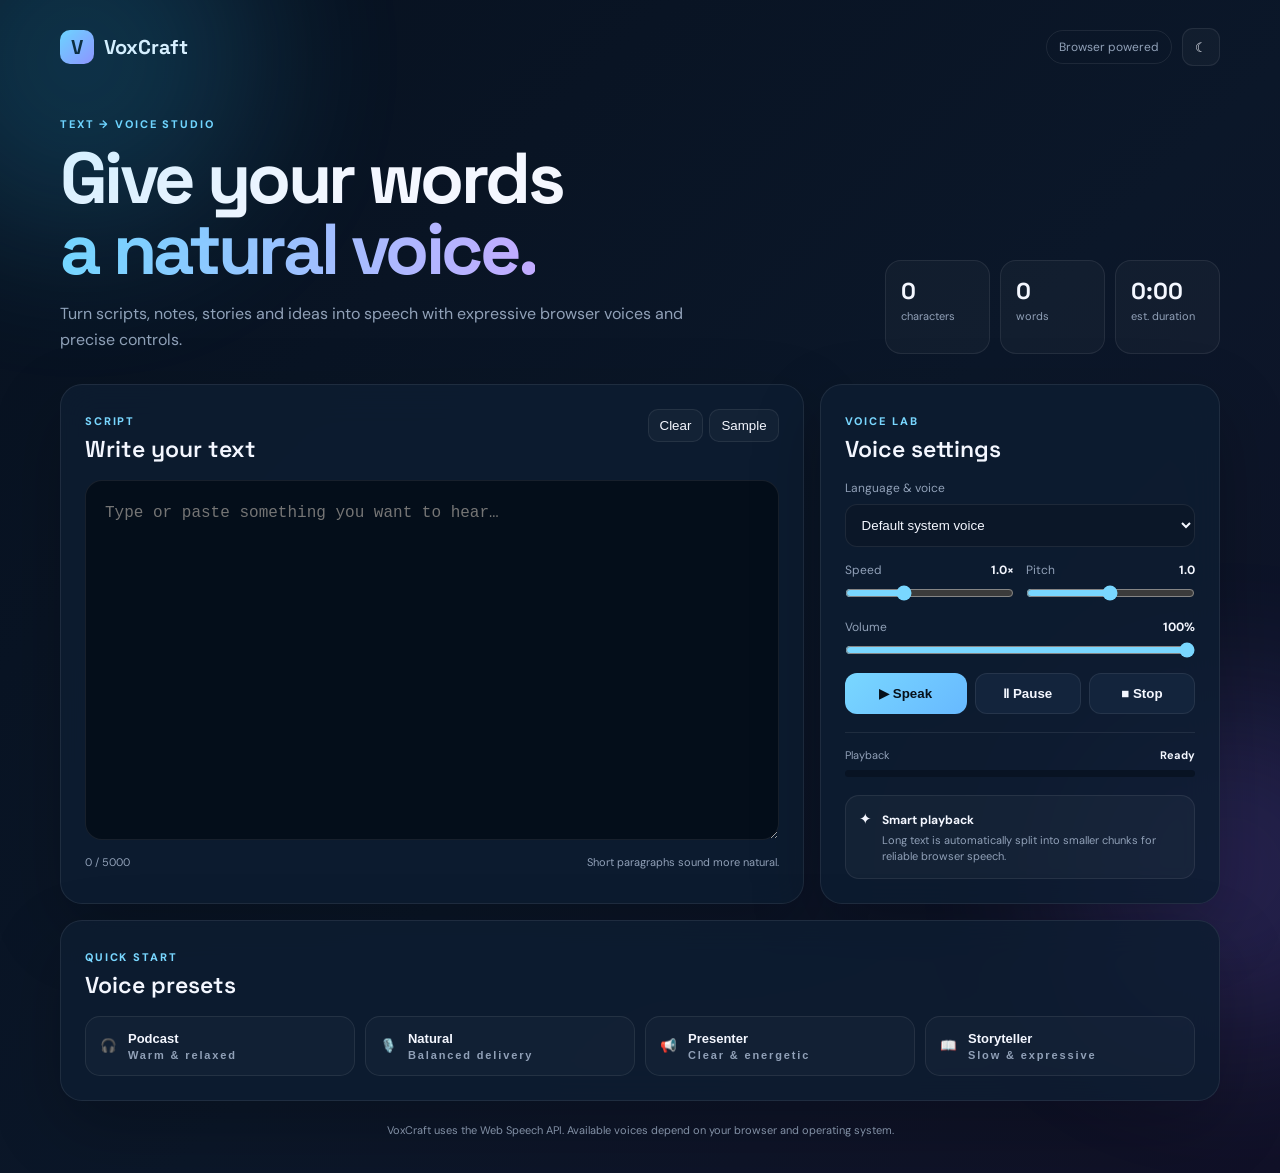
<file: index.html>
<!DOCTYPE html>
<html lang="en"><head><meta charset="UTF-8"><meta name="viewport" content="width=device-width,initial-scale=1">
<meta name="description" content="VoxCraft advanced text to voice studio"><title>VoxCraft — Text to Voice Studio</title>
<link rel="preconnect" href="https://fonts.googleapis.com"><link rel="preconnect" href="https://fonts.gstatic.com" crossorigin>
<link href="https://fonts.googleapis.com/css2?family=DM+Sans:wght@400;500;600;700&family=Space+Grotesk:wght@500;600;700&display=swap" rel="stylesheet">
<link rel="stylesheet" href="style.css"></head>
<body><div class="orb one"></div><div class="orb two"></div><div class="app">
<header><a class="brand" href="#"><i>V</i>VoxCraft</a><div class="actions"><span>Browser powered</span><button id="theme">☾</button></div></header>
<section class="hero"><div><small>TEXT → VOICE STUDIO</small><h1>Give your words<br><em>a natural voice.</em></h1><p>Turn scripts, notes, stories and ideas into speech with expressive browser voices and precise controls.</p></div>
<div class="stats"><div><b id="chars">0</b><label>characters</label></div><div><b id="words">0</b><label>words</label></div><div><b id="duration">0:00</b><label>est. duration</label></div></div></section>
<main>
<section class="card editor"><div class="head"><div><small>SCRIPT</small><h2>Write your text</h2></div><div><button id="clear">Clear</button><button id="sample">Sample</button></div></div>
<textarea id="text" maxlength="5000" placeholder="Type or paste something you want to hear…"></textarea><div class="meta"><span id="count">0 / 5000</span><span>Short paragraphs sound more natural.</span></div></section>
<aside class="card controls"><div class="head"><div><small>VOICE LAB</small><h2>Voice settings</h2></div></div>
<label>Language & voice<select id="voice"><option>Loading voices…</option></select></label>
<div class="grid"><label>Speed <b id="rateV">1.0×</b><input id="rate" type="range" min=".5" max="2" step=".1" value="1"></label>
<label>Pitch <b id="pitchV">1.0</b><input id="pitch" type="range" min=".5" max="1.5" step=".1" value="1"></label>
<label class="wide">Volume <b id="volV">100%</b><input id="vol" type="range" min="0" max="1" step=".05" value="1"></label></div>
<div class="buttons"><button id="speak" class="primary">▶ Speak</button><button id="pause">Ⅱ Pause</button><button id="stop">■ Stop</button></div>
<div class="playback"><div><span>Playback</span><b id="status">Ready</b></div><div class="bar"><i id="fill"></i></div></div>
<div class="note">✦ <div><b>Smart playback</b><p>Long text is automatically split into smaller chunks for reliable browser speech.</p></div></div></aside>
<section class="card presets"><div class="head"><div><small>QUICK START</small><h2>Voice presets</h2></div></div>
<div class="presetGrid"><button data-r=".85" data-p="1.05">🎧 <span><b>Podcast</b><small>Warm & relaxed</small></span></button><button data-r="1" data-p="1">🎙️ <span><b>Natural</b><small>Balanced delivery</small></span></button><button data-r="1.15" data-p="1.08">📢 <span><b>Presenter</b><small>Clear & energetic</small></span></button><button data-r=".72" data-p=".92">📖 <span><b>Storyteller</b><small>Slow & expressive</small></span></button></div></section>
</main><footer>VoxCraft uses the Web Speech API. Available voices depend on your browser and operating system.</footer></div><script src="script.js"></script></body></html>
</file>
<file: style.css>
:root{--bg:#07111f;--card:rgba(14,29,49,.84);--text:#f4f7ff;--muted:#91a1b8;--line:rgba(255,255,255,.08);--a:#79d7ff;--b:#a28bff}*{box-sizing:border-box;margin:0;padding:0}body{font-family:"DM Sans",sans-serif;color:var(--text);min-height:100vh;background:linear-gradient(135deg,#07111f,#0b1729 55%,#111127);overflow-x:hidden}.orb{position:fixed;border-radius:50%;filter:blur(80px);opacity:.18;pointer-events:none}.one{width:360px;height:360px;background:#32c7ff;top:-120px;left:-100px}.two{width:340px;height:340px;background:#906aff;right:-120px;bottom:-140px}.app{width:min(1160px,92%);margin:auto;padding:28px 0 36px}header{display:flex;justify-content:space-between;align-items:center;margin-bottom:46px}.brand{font:700 20px "Space Grotesk";color:var(--text);text-decoration:none;display:flex;gap:10px;align-items:center}.brand i{font-style:normal;width:34px;height:34px;border-radius:10px;display:grid;place-items:center;background:linear-gradient(135deg,var(--a),var(--b));color:#06101a}.actions{display:flex;gap:10px;align-items:center}.actions span{font-size:12px;color:var(--muted);border:1px solid var(--line);padding:8px 12px;border-radius:999px}.actions button,#theme{width:38px;height:38px;border:1px solid var(--line);border-radius:11px;background:rgba(255,255,255,.03);color:var(--text);cursor:pointer}.hero{display:flex;justify-content:space-between;align-items:end;gap:25px;margin-bottom:30px}.hero small,.card small{color:var(--a);font-size:11px;letter-spacing:.17em;font-weight:800}.hero h1{font:700 clamp(43px,6vw,72px)/.98 "Space Grotesk";letter-spacing:-.05em;margin:10px 0 17px}.hero em{font-style:normal;background:linear-gradient(90deg,var(--a),#c2abff);color:transparent;background-clip:text}.hero p{max-width:650px;color:var(--muted);line-height:1.65}.stats{display:flex;gap:10px}.stats div{border:1px solid var(--line);background:rgba(255,255,255,.03);border-radius:16px;padding:15px;min-width:105px}.stats b,.stats label{display:block}.stats b{font:700 23px "Space Grotesk"}.stats label{font-size:11px;color:var(--muted);margin-top:3px}main{display:grid;grid-template-columns:1.3fr .7fr;gap:16px}.card{background:var(--card);border:1px solid var(--line);border-radius:22px;box-shadow:0 25px 70px rgba(0,0,0,.23);backdrop-filter:blur(18px)}.editor,.controls,.presets{padding:24px}.presets{grid-column:1/-1}.head{display:flex;justify-content:space-between;align-items:flex-start;margin-bottom:16px}.head h2{font:600 23px "Space Grotesk";margin-top:4px}.head button{border:1px solid var(--line);background:rgba(255,255,255,.03);color:var(--text);border-radius:10px;padding:8px 11px;cursor:pointer;margin-left:6px}textarea{width:100%;height:360px;resize:vertical;border:1px solid var(--line);border-radius:17px;background:rgba(3,11,21,.75);color:var(--text);outline:0;padding:19px;font-size:16px;line-height:1.7}.meta{display:flex;justify-content:space-between;padding-top:10px;color:var(--muted);font-size:11px}label{display:block;color:var(--muted);font-size:12px;margin-bottom:15px}select{display:block;width:100%;margin-top:8px;border:1px solid var(--line);border-radius:12px;background:#0b1728;color:var(--text);padding:12px;outline:0}.grid{display:grid;grid-template-columns:1fr 1fr;gap:3px 12px}.grid label.wide{grid-column:1/-1}.grid label{display:grid;grid-template-columns:1fr auto;gap:7px}.grid input{grid-column:1/-1;width:100%;accent-color:var(--a)}.grid b{color:var(--text)}.buttons{display:grid;grid-template-columns:1.15fr 1fr 1fr;gap:8px}.buttons button{padding:12px;border-radius:12px;border:1px solid var(--line);background:#13243c;color:var(--text);cursor:pointer;font-weight:700}.buttons .primary{border:0;background:linear-gradient(135deg,var(--a),#67b9ff);color:#06101a}.playback{margin-top:18px;padding-top:15px;border-top:1px solid var(--line)}.playback>div:first-child{display:flex;justify-content:space-between;color:var(--muted);font-size:11px;margin-bottom:8px}.playback b{color:var(--text)}.bar{height:7px;background:#081323;border-radius:99px;overflow:hidden}.bar i{display:block;width:0;height:100%;background:linear-gradient(90deg,var(--a),var(--b))}.note{margin-top:18px;display:flex;gap:10px;padding:13px;border:1px solid var(--line);background:rgba(255,255,255,.03);border-radius:14px;font-size:15px}.note b{font-size:12px}.note p{font-size:11px;color:var(--muted);margin-top:3px;line-height:1.5}.presetGrid{display:grid;grid-template-columns:repeat(4,1fr);gap:10px}.presetGrid button{display:flex;gap:11px;align-items:center;text-align:left;padding:14px;border:1px solid var(--line);border-radius:15px;background:rgba(255,255,255,.025);color:var(--text);cursor:pointer}.presetGrid button:hover{border-color:#79d7ff66}.presetGrid button>span b,.presetGrid button>span small{display:block}.presetGrid button>span b{font-size:13px}.presetGrid button>span small{font-size:11px;color:var(--muted);margin-top:3px}footer{text-align:center;color:var(--muted);font-size:11px;padding-top:22px}body.light{--card:rgba(255,255,255,.92);--text:#162337;--muted:#65748a;--line:rgba(22,35,55,.1);background:linear-gradient(135deg,#eaf5ff,#f7f2ff)}body.light textarea{background:#f7fbff;color:var(--text)}body.light select{background:#fff;color:var(--text)}@media(max-width:900px){.hero{flex-direction:column;align-items:flex-start}main{grid-template-columns:1fr}.presets{grid-column:auto}.presetGrid{grid-template-columns:1fr 1fr}}@media(max-width:560px){.app{width:94%}.actions span{display:none}.hero h1{font-size:44px}.stats{width:100%}.stats div{flex:1;min-width:0}.editor,.controls,.presets{padding:18px}.grid{grid-template-columns:1fr}.grid label.wide{grid-column:auto}.buttons{grid-template-columns:1fr 1fr}.buttons .primary{grid-column:1/-1}.presetGrid{grid-template-columns:1fr}textarea{height:300px}}
</file>
